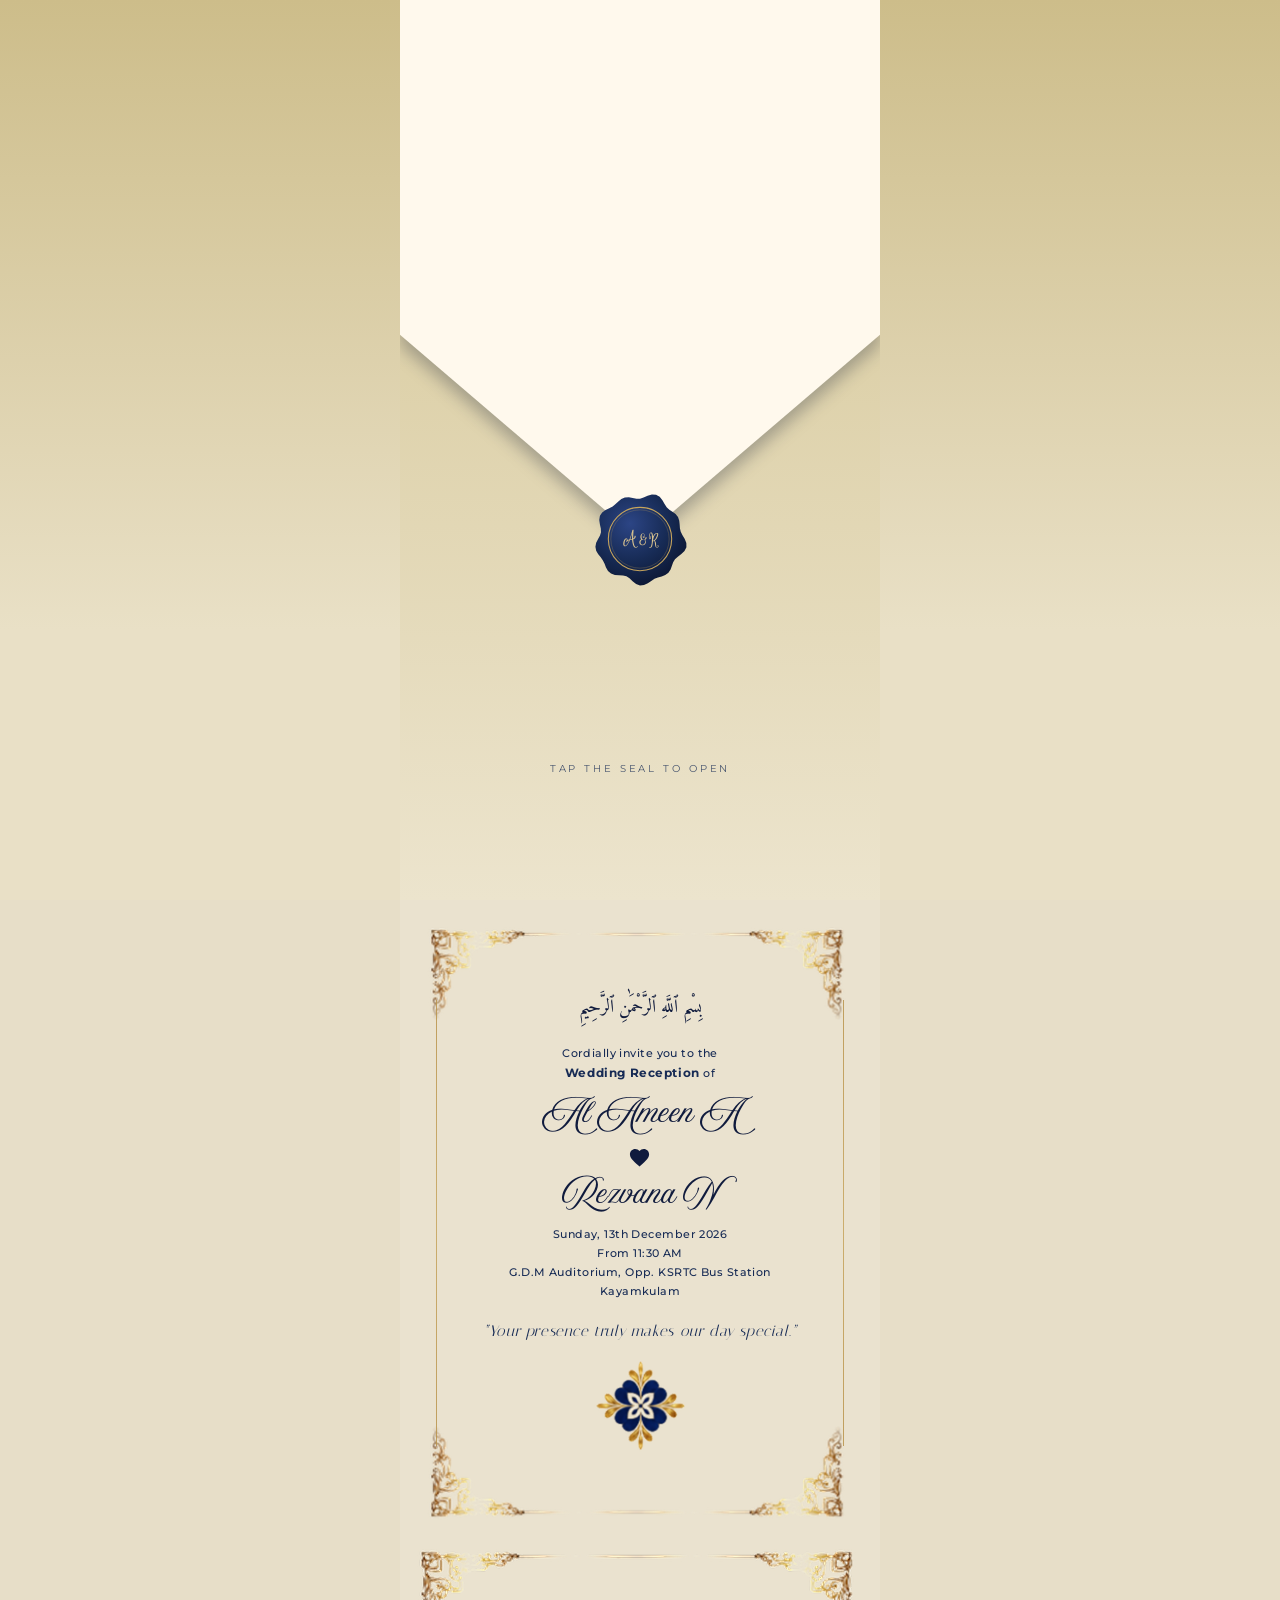
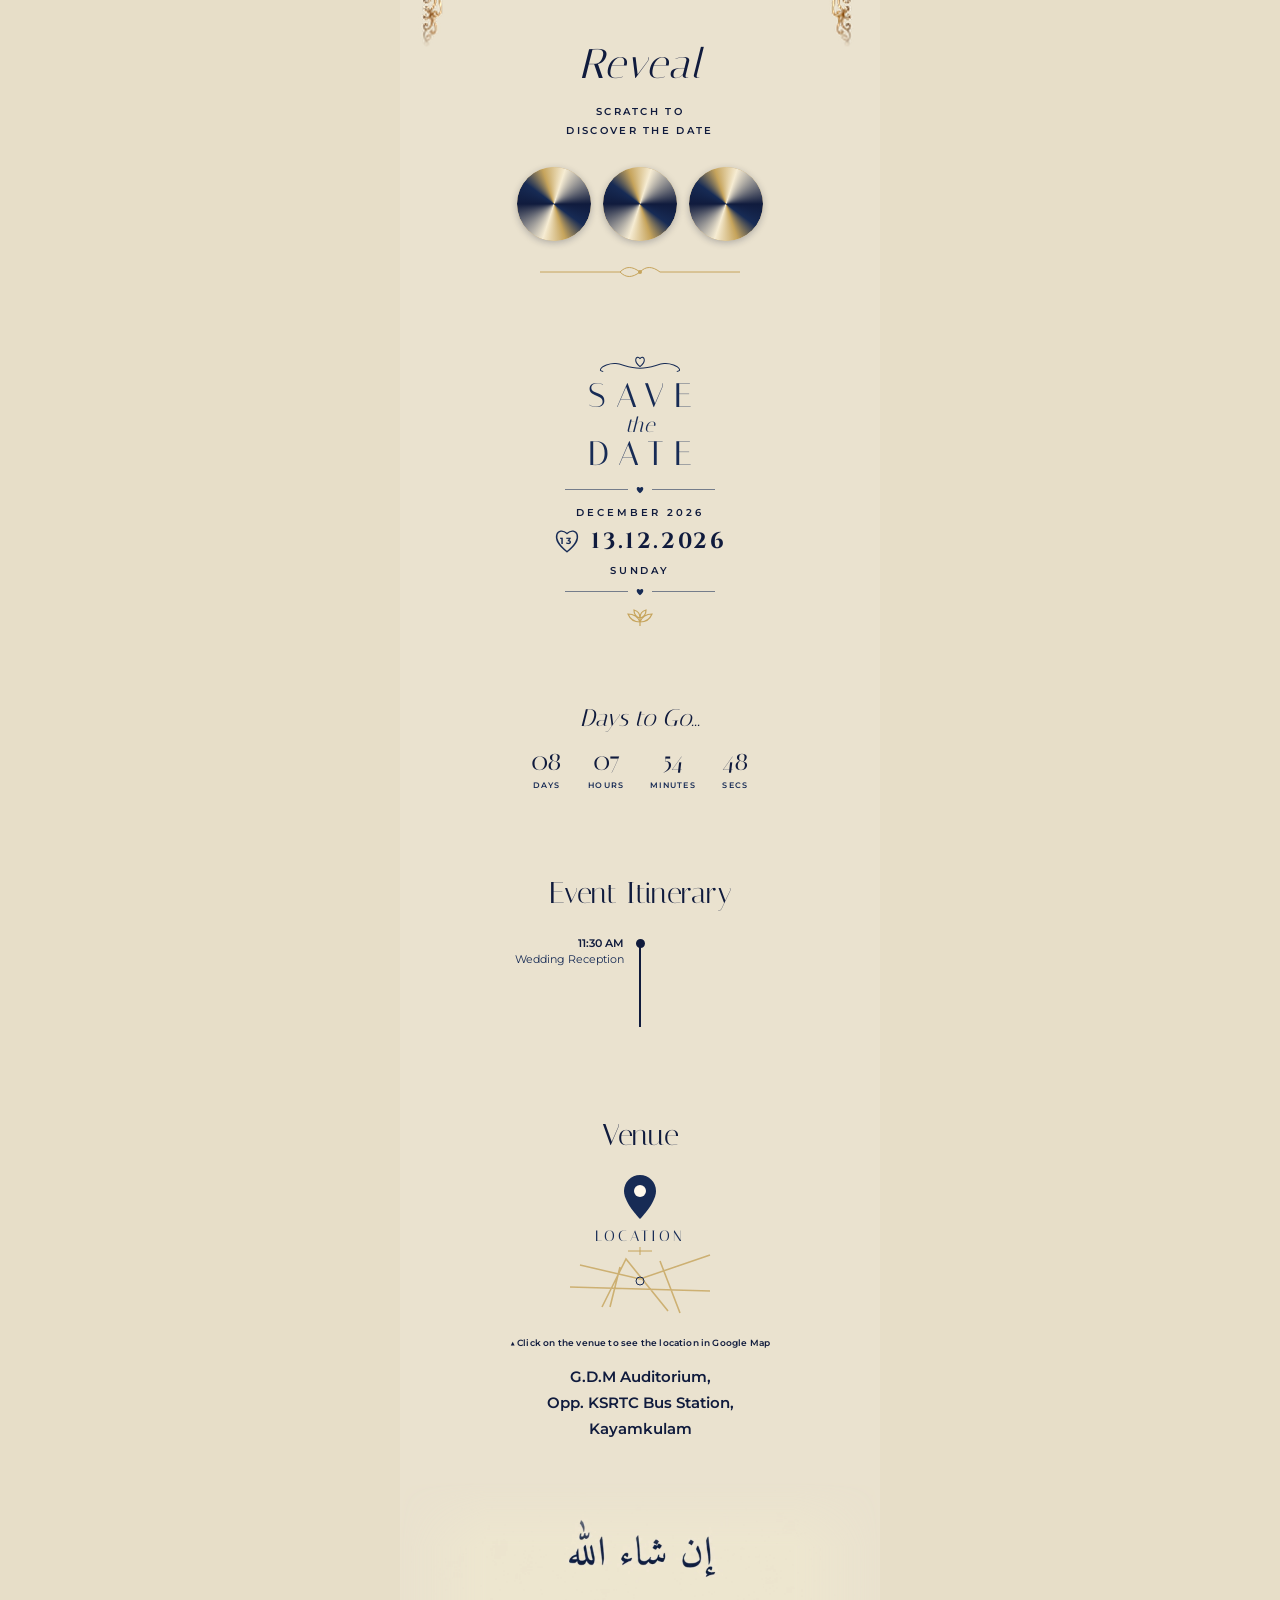
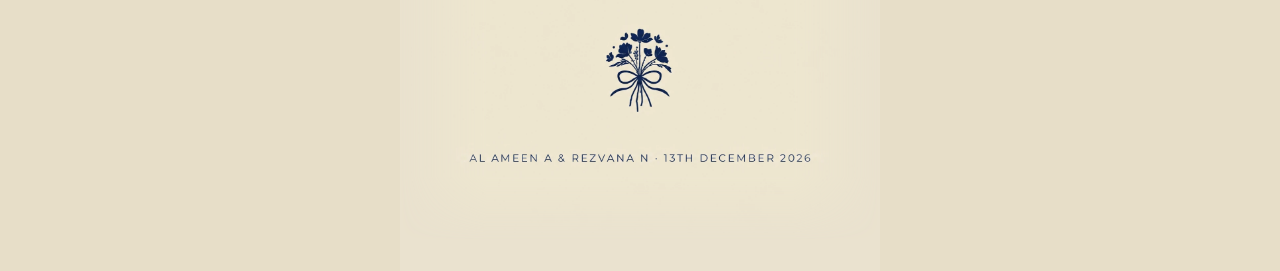
<file: index.html>
<!DOCTYPE html>
<html lang="en">
<head>
<meta charset="utf-8">
<meta name="viewport" content="width=device-width, initial-scale=1, viewport-fit=cover">
<title>Al Ameen A &amp; Rezvana N · Wedding Reception</title>

<!-- Open Graph / Facebook / WhatsApp -->
<meta property="og:type" content="website">
<meta property="og:url" content="https://al-ameen-rezvana.vercel.app/">
<meta property="og:site_name" content="Al Ameen &amp; Rezvana Wedding">
<meta property="og:title" content="Al Ameen A &amp; Rezvana N · Wedding Reception">
<meta property="og:description" content="Join us as we celebrate the Wedding Reception of Al Ameen A and Rezvana N on 13th December 2026 at G.D.M Auditorium, Kayamkulam.">
<meta property="og:image" content="https://al-ameen-rezvana.vercel.app/og.jpg">
<meta property="og:image:secure_url" content="https://al-ameen-rezvana.vercel.app/og.jpg">
<meta property="og:image:type" content="image/jpeg">
<meta property="og:image:width" content="1732">
<meta property="og:image:height" content="908">
<meta property="og:image:alt" content="Al Ameen A &amp; Rezvana N Wedding Reception">
<link rel="image_src" href="https://al-ameen-rezvana.vercel.app/og.jpg">

<!-- Twitter -->
<meta name="twitter:card" content="summary_large_image">
<meta name="twitter:url" content="https://al-ameen-rezvana.vercel.app/">
<meta name="twitter:title" content="Al Ameen A &amp; Rezvana N · Wedding Reception">
<meta name="twitter:description" content="Join us as we celebrate the Wedding Reception of Al Ameen A and Rezvana N on 13th December 2026 at G.D.M Auditorium, Kayamkulam.">
<meta name="twitter:image" content="https://al-ameen-rezvana.vercel.app/og.jpg">
<link rel="preconnect" href="https://fonts.googleapis.com">
<link rel="preconnect" href="https://fonts.gstatic.com" crossorigin>
<link href="https://fonts.googleapis.com/css2?family=Cinzel:wght@600;700&family=Italiana&family=Parisienne&family=Montserrat:wght@400;500;600;700&family=Amiri:wght@400;700&display=swap" rel="stylesheet">
<link rel="stylesheet" href="style.css">
</head>
<body class="lock">

<!-- BACKGROUND AUDIO -->
<audio id="bgAudio" autoplay loop>
  <source src="assets/invitation.mp3" type="audio/mp3">
  Your browser does not support the audio element.
</audio>

<!-- ENVELOPE -->
<div id="env"><div class="in">
  <div class="flapwrap"><div class="flap"></div></div>
  <button class="seal" id="seal" aria-label="Open the invitation">
    <svg viewBox="0 0 120 120"><defs><radialGradient id="wx" cx="38%" cy="32%" r="75%"><stop offset="0" stop-color="#2C4585"/><stop offset=".55" stop-color="#172B55"/><stop offset="1" stop-color="#0B1530"/></radialGradient></defs>
    <path id="wp" fill="url(#wx)" d=""/><circle cx="60" cy="60" r="38" fill="none" stroke="#C6A45C" stroke-width="1.3"/><circle cx="60" cy="60" r="35" fill="none" stroke="#C6A45C" stroke-opacity=".5" stroke-width=".6"/>
    <text x="60" y="68" text-anchor="middle" font-family="Angelina, serif" font-size="15" fill="#DCC58F" dominant-baseline="middle"><tspan>A</tspan><tspan dx="3">&amp;</tspan><tspan dx="3" font-size="13">R</tspan></text></svg>
  </button>
  <div class="hint">TAP THE SEAL TO OPEN</div>
</div></div>

<main class="page" id="pg">

<!-- 1 COVER -->
<section class="cover" aria-label="Invitation">
  <!-- <div class="cover-verse" style="top:19%">
    <div class="cv-ar">وَخَلَقْنَاكُمْ أَزْوَاجًا</div>
    <div class="cv-en">“And We created you in pairs”</div>
  </div> -->
  <!-- <div class="cover-invite" style="top:25.5%">TOGETHER WITH THEIR FAMILIES</div> -->
  <div class="names" style="top:31.5%">Al Ameen A</div>
  <div class="heart" style="top:38%"><i></i><svg viewBox="0 0 24 22"><path d="M12 20.5C-5 8 4-2 12 5c8-7 17 3 0 15.5z" fill="none" stroke="currentColor" stroke-width="1.8"/></svg><i></i></div>
  <div class="names" style="top:44.5%">Rezvana N</div>
  <div class="cover-floral" style="top:51.5%">
    <svg viewBox="0 0 260 40" class="floral-svg" aria-hidden="true">
      <defs>
        <linearGradient id="flr-line-l" x1="0%" y1="0%" x2="100%" y2="0%">
          <stop offset="0%" stop-color="#C6A45C" stop-opacity="0"/>
          <stop offset="50%" stop-color="#C6A45C" stop-opacity="0.8"/>
          <stop offset="100%" stop-color="#B8924A"/>
        </linearGradient>
        <linearGradient id="flr-line-r" x1="0%" y1="0%" x2="100%" y2="0%">
          <stop offset="0%" stop-color="#B8924A"/>
          <stop offset="50%" stop-color="#C6A45C" stop-opacity="0.8"/>
          <stop offset="100%" stop-color="#C6A45C" stop-opacity="0"/>
        </linearGradient>
        <linearGradient id="flr-gold" x1="0%" y1="0%" x2="100%" y2="100%">
          <stop offset="0%" stop-color="#DFC896"/>
          <stop offset="45%" stop-color="#C6A45C"/>
          <stop offset="100%" stop-color="#9C7F3E"/>
        </linearGradient>
      </defs>
      <line x1="15" y1="20" x2="96" y2="20" stroke="url(#flr-line-l)" stroke-width="0.9" stroke-linecap="round"/>
      <line x1="164" y1="20" x2="245" y2="20" stroke="url(#flr-line-r)" stroke-width="0.9" stroke-linecap="round"/>
      <path d="M 96 20 C 101 20, 104 18, 106 15 C 107 13.5, 106 12, 103.5 13" fill="none" stroke="#C6A45C" stroke-width="0.9" stroke-linecap="round"/>
      <circle cx="100" cy="24" r="1.4" fill="#C6A45C"/>
      <path d="M 164 20 C 159 20, 156 18, 154 15 C 153 13.5, 154 12, 156.5 13" fill="none" stroke="#C6A45C" stroke-width="0.9" stroke-linecap="round"/>
      <circle cx="160" cy="24" r="1.4" fill="#C6A45C"/>
      <path d="M 130 5 C 132.5 11, 133 18, 130 26 C 127 18, 127.5 11, 130 5 Z" fill="url(#flr-gold)"/>
      <line x1="130" y1="6" x2="130" y2="25" stroke="#9C7F3E" stroke-width="0.4" opacity="0.6"/>
      <path d="M 112 14.5 C 117 14, 124 17.5, 130 26 C 123.5 24, 116.5 21, 112 14.5 Z" fill="url(#flr-gold)"/>
      <path d="M 113 15 Q 121.5 20 130 26" fill="none" stroke="#9C7F3E" stroke-width="0.4" opacity="0.6"/>
      <path d="M 148 14.5 C 143 14, 136 17.5, 130 26 C 136.5 24, 143.5 21, 148 14.5 Z" fill="url(#flr-gold)"/>
      <path d="M 147 15 Q 138.5 20 130 26" fill="none" stroke="#9C7F3E" stroke-width="0.4" opacity="0.6"/>
      <path d="M 130 28.5 L 131.6 31 L 130 33.5 L 128.4 31 Z" fill="url(#flr-gold)"/>
    </svg>
  </div>
  <div class="cover-event" style="top:58.5%">
    <!-- <div class="ce-title">Wedding Reception</div> -->
    <!-- <div class="ce-date">13 Dec '26</div> -->
  </div>
  <!-- <div class="cover-venue" style="top:66.8%">G.D.M AUDITORIUM<br>KAYAMKULAM</div> -->
  <div class="scroll" style="top:77%"><div class="mouse"></div>SCROLL</div>
</section>

<!-- 2 FAMILY -->
<section style="padding:30px 0 10px">
<div class="fam rv">
  <svg width="0" height="0" style="position:absolute"><defs><linearGradient id="gg" x1="0" y1="0" x2="1" y2="1"><stop offset="0" stop-color="#DCC58F"/><stop offset=".5" stop-color="#C6A45C"/><stop offset="1" stop-color="#9C7F3E"/></linearGradient>
  <symbol id="corner" viewBox="0 0 74 74"><g fill="none" stroke="url(#gg)" stroke-width="1.3" stroke-linecap="round"><path d="M4 4H70M4 4V70M9 9H48M9 9V48"/><path d="M12 12c14 0 22 6 22 18-9-2-14 2-14 10-8-2-12 4-12 14"/><path d="M12 12c0 14 6 22 18 22-2-9 2-14 10-14-2-8 4-12 14-12"/><path d="M22 22c6 0 8 4 6 8M30 14c4 2 6 6 4 10M14 30c2 4 6 6 10 4"/></g><circle cx="12" cy="12" r="3" fill="url(#gg)"/></symbol></defs></svg>
  <img class="orn-t" src="assets/ornament-top.png" alt="" aria-hidden="true"><img class="orn-b" src="assets/ornament-top.png" alt="" aria-hidden="true"><i class="sl l"></i><i class="sl r"></i>
  <div class="ar">بِسْمِ ٱللَّهِ ٱلرَّحْمَٰنِ ٱلرَّحِيمِ</div>
  <div class="sp"></div>
  <div class="cap">Cordially invite you to the<br><span class="hl">Wedding Reception</span> of</div>
  <span class="nm">Al Ameen A</span>
  <div class="heart"><svg viewBox="0 0 24 24"><path d="M12 21.35l-1.45-1.32C5.4 15.36 2 12.28 2 8.5 2 5.42 4.42 3 7.5 3c1.74 0 3.41.81 4.5 2.09C13.09 3.81 14.76 3 16.5 3 19.58 3 22 5.42 22 8.5c0 3.78-3.4 6.86-8.55 11.54z" fill="var(--navy)"/></svg></div>
  <span class="nm">Rezvana N</span>
  <div class="cap">Sunday, 13th December 2026<br>From 11:30 AM<br>G.D.M Auditorium, Opp. KSRTC Bus Station<br>Kayamkulam</div>
  <div class="fam-quote">“Your presence truly makes our day special.”</div>
  <img class="med" src="assets/flower.png" alt="" aria-hidden="true">
</div>
</section>

<!-- 3 REVEAL -->
<section class="rev">
  <img class="otop" src="assets/ornament-top.png" alt="" aria-hidden="true">
  <div class="script rv">Reveal</div>
  <div class="cap rv d1">Scratch to<br>discover the date</div>
  <div class="discs rv d2" id="discs">
    <div class="disc" tabindex="0" role="button" aria-label="Scratch to reveal the day"><b>13th</b><canvas></canvas></div>
    <div class="disc" tabindex="0" role="button" aria-label="Scratch to reveal the month"><b>December</b><canvas></canvas></div>
    <div class="disc" tabindex="0" role="button" aria-label="Scratch to reveal the year"><b>2026</b><canvas></canvas></div>
  </div>
  <svg class="orn" viewBox="0 0 200 14"><g fill="none" stroke="#C6A45C" stroke-width="1"><path d="M0 7H80M120 7H200"/><path d="M80 7c6-6 12-6 20 0-8 6-14 6-20 0zM100 7c6-6 12-6 20 0"/></g><circle cx="100" cy="7" r="2" fill="#C6A45C"/></svg>
</section>

<!-- 4 SAVE THE DATE -->
<section class="std">
  <svg class="h rv" viewBox="0 0 120 40"><g fill="none" stroke="#172B55" stroke-width="1.3"><path d="M60 22c-9-7-5-15 0-10 5-5 9 3 0 10z"/><path d="M60 24C40 24 34 14 18 20c-8 3-10 8-4 8M60 24c20 0 26-10 42-4 8 3 10 8 4 8"/></g></svg>
  <div class="big rv d1">SAVE</div><div class="the rv d1">the</div><div class="big rv d1">DATE</div>
  <div class="ln rv d2"><svg width="8" height="8" viewBox="0 0 24 22"><path d="M12 21C-6 8 5-3 12 5c7-8 18 3 0 16z" fill="#172B55"/></svg></div>
  <div class="mo rv d2">DECEMBER 2026</div>
  <div class="dt rv d3"><svg viewBox="0 0 26 24"><path d="M13 22C-4 9 5-2 13 5c8-7 17 4 0 17z" fill="none" stroke="#172B55" stroke-width="1.3"/><text x="13" y="14.5" text-anchor="middle" font-size="8.5" font-family="Montserrat,sans-serif" font-weight="700" fill="#172B55">13</text></svg>13.12.2026</div>
  <div class="mo rv d3">SUNDAY</div>
  <div class="ln rv d4"><svg width="8" height="8" viewBox="0 0 24 22"><path d="M12 21C-6 8 5-3 12 5c7-8 18 3 0 16z" fill="#172B55"/></svg></div>
  <svg class="rv d4" width="60" height="20" viewBox="0 0 60 20" fill="none" stroke="#C6A45C" stroke-width="1.2"><path d="M30 18V8M30 14c-6 0-10-3-12-8 6 0 10 3 12 8zM30 14c6 0 10-3 12-8-6 0-10 3-12 8zM30 10c-4-1-6-4-6-8 4 1 6 4 6 8zM30 10c4-1 6-4 6-8-4 1-6 4-6 8z"/></svg>
</section>

<!-- 5 COUNTDOWN -->
<section class="cd">
  <h2 class="rv">Days to Go...</h2>
  <div class="cdr rv d1"><div><span id="cd">00</span><small>DAYS</small></div><div><span id="ch">00</span><small>HOURS</small></div><div><span id="cm">00</span><small>MINUTES</small></div><div><span id="cs">00</span><small>SECS</small></div></div>
</section>

<!-- 6 ITINERARY -->
<section class="it">
  <h2 class="rv">Event Itinerary</h2>
  <div class="tl2 rv d1"><span class="dot"></span><div class="t"><b>11:30 AM</b><span>Wedding Reception</span></div></div>
</section>

<!-- 7 VENUE -->
<section class="ven">
  <h2 class="rv">Venue</h2>
  <a class="loc rv d1" href="https://share.google/RQ0VmLFPa8TZISsYa" target="_blank" rel="noopener" aria-label="Open G.D.M Auditorium, Kayamkulam in Google Maps">
    <svg viewBox="0 0 180 150"><path d="M90 6c-9 0-16 7-16 16 0 12 16 28 16 28s16-16 16-28c0-9-7-16-16-16z" fill="#172B55"/><circle cx="90" cy="22" r="6" fill="#FFF9ED"/>
    <text x="90" y="72" text-anchor="middle" font-family="Italiana,serif" font-size="15" letter-spacing="3" fill="#172B55">LOCATION</text>
    <path d="M78 82h24M90 78v8" stroke="#C6A45C" stroke-width="1"/>
    <g stroke="#C6A45C" stroke-opacity=".8" stroke-width="1.6" fill="none"><path d="M30 96l60 14 70-24M52 138l24-48 42 52M20 118l140 4M110 92l20 52M70 98l-10 40"/></g><circle cx="90" cy="112" r="4" fill="none" stroke="#172B55"/></svg>
  </a>
  <div class="vn rv d2"><a href="https://share.google/RQ0VmLFPa8TZISsYa" target="_blank" rel="noopener">▲ Click on the venue to see the location in Google Map</a><p>G.D.M Auditorium,<br>Opp. KSRTC Bus Station,<br>Kayamkulam</p></div>
</section>

<!-- 8 CLOSING -->
<section class="fin">
  <img class="rv" alt="In shaa Allah — Al Ameen A &amp; Rezvana N · 13th December 2026" src="assets/footer.webp">
</section>

</main>

<script src="script.js"></script>
</body>
</html>
</file>
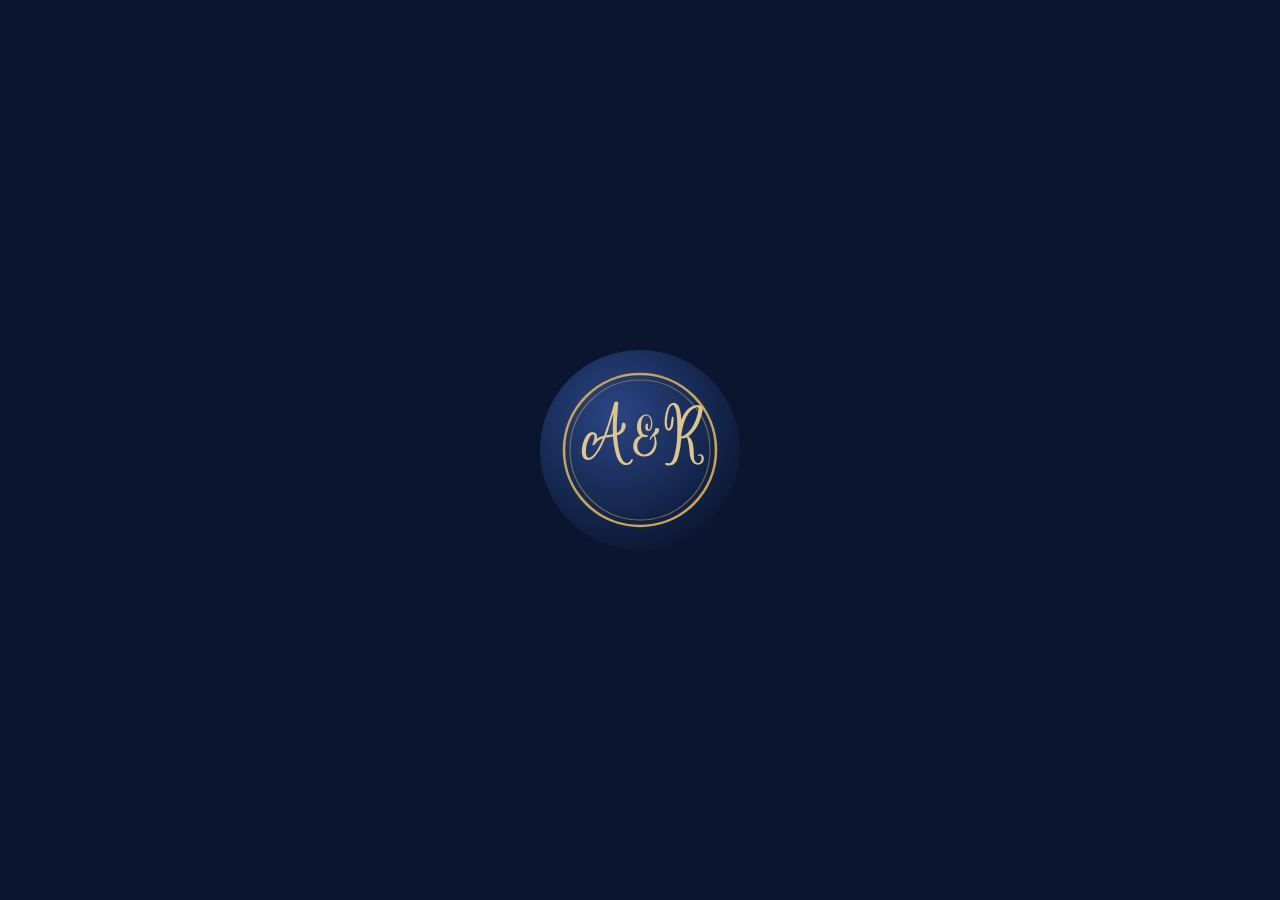
<file: test_seal.html>
<!DOCTYPE html>
<html>
<head>
<style>
@font-face {
  font-family: 'Angelina';
  src: url('assets/angelina.regular.ttf') format('truetype');
}
body { background: #0B1530; margin: 0; display: flex; justify-content: center; align-items: center; height: 100vh; }
svg { width: 240px; height: 240px; }
</style>
</head>
<body>
<svg viewBox="0 0 120 120">
  <defs>
    <radialGradient id="wx" cx="38%" cy="32%" r="75%">
      <stop offset="0" stop-color="#2C4585"/>
      <stop offset=".55" stop-color="#172B55"/>
      <stop offset="1" stop-color="#0B1530"/>
    </radialGradient>
  </defs>
  <circle cx="60" cy="60" r="50" fill="url(#wx)"/>
  <circle cx="60" cy="60" r="38" fill="none" stroke="#C6A45C" stroke-width="1.3"/>
  <circle cx="60" cy="60" r="35" fill="none" stroke="#C6A45C" stroke-opacity=".5" stroke-width=".6"/>
  <text id="t1" x="60" y="68" text-anchor="middle" font-family="'Angelina', cursive, serif" font-size="22" fill="#DCC58F"><tspan>A</tspan><tspan dx="2">&amp;</tspan><tspan dx="2">R</tspan></text>
</svg>
<script>
window.onload = () => {
  const t = document.getElementById('t1');
  const bb = t.getBBox();
  console.log('SVG BBox:', JSON.stringify(bb));
};
</script>
</body>
</html>
</file>
<file: style.css>
:root {
    --navy: #101B3D;
    --royal: #172B55;
    --mid: #0B1530;
    --gold: #C6A45C;
    --champ: #DCC58F;
    --ivory: #FFF9ED;
    --paper: #EAE2CF;
    --backdrop: #E7DEC8;
    box-sizing: border-box;
    padding-top: env(safe-area-inset-top, 0px);
    padding-bottom: env(safe-area-inset-bottom, 0px)
}

@media (prefers-color-scheme:dark) {
    :root:not([data-theme="light"]) {
        --backdrop: #0B1530
    }
}

:root[data-theme="dark"] {
    --backdrop: #0B1530
}

html {
    scroll-padding-top: env(safe-area-inset-top, 0px);
    scroll-behavior: smooth
}

* {
    box-sizing: border-box;
    margin: 0
}

body {
    background: var(--backdrop);
    font-family: Montserrat, sans-serif;
    color: var(--navy);
    overflow-x: hidden
}

body.lock {
    overflow: hidden;
    height: 100%
}

.page {
    max-width: 480px;
    margin: 0 auto;
    background: var(--paper);
    position: relative;
    overflow: hidden
}

.cap {
    font-size: .62rem;
    letter-spacing: .2em;
    text-transform: uppercase;
    line-height: 2;
    font-weight: 500
}

h2 {
    font-family: Italiana, serif;
    font-weight: 400;
    font-size: 1.9rem;
    color: var(--navy);
    text-align: center
}

.rv {
    opacity: 0;
    transform: translateY(28px);
    transition: opacity 1s ease, transform 1s ease
}

.rv.in {
    opacity: 1;
    transform: none
}

.d1 {
    transition-delay: .15s
}

.d2 {
    transition-delay: .3s
}

.d3 {
    transition-delay: .45s
}

.d4 {
    transition-delay: .6s
}

/* ENVELOPE */
#env {
    position: fixed;
    inset: 0;
    z-index: 50;
    background: linear-gradient(#cdbd8a, #e9e0c6 70%);
    display: flex;
    justify-content: center;
    transition: transform 1.2s cubic-bezier(.7, 0, .3, 1) .9s, opacity .8s ease 1.3s
}

#env.open {
    transform: translateY(105%);
    opacity: 0;
    pointer-events: none
}

#env .in {
    position: relative;
    width: 100%;
    max-width: 480px;
    height: 100%;
    overflow: hidden;
    background: linear-gradient(#d4c593, #ece4cd)
}

.flap {
    position: absolute;
    left: 0;
    right: 0;
    top: 0;
    height: 60%;
    background: var(--ivory);
    clip-path: polygon(0 0, 100% 0, 100% 62%, 50% 100%, 0 62%);
    filter: drop-shadow(0 8px 10px rgba(11, 21, 48, .25));
    transform-origin: top;
    transition: transform 1s ease
}

.flapwrap {
    position: absolute;
    inset: 0;
    filter: drop-shadow(0 10px 8px rgba(11, 21, 48, .28))
}

#env.open .flap {
    transform: rotateX(180deg)
}

.seal {
    position: absolute;
    left: 50%;
    top: 60%;
    width: 112px;
    height: 112px;
    margin: -56px 0 0 -56px;
    cursor: pointer;
    border: 0;
    background: none;
    z-index: 3;
    animation: pulse 2.2s ease-in-out infinite;
    transition: opacity .5s, transform .6s
}

#env.open .seal {
    opacity: 0;
    transform: scale(.7);
    animation: none
}

@keyframes pulse {
    50% {
        transform: scale(1.07)
    }
}

.hint {
    position: absolute;
    bottom: 14%;
    left: 0;
    right: 0;
    text-align: center;
    color: var(--royal);
    opacity: .75;
    font-size: .6rem;
    letter-spacing: .3em
}

/* COVER */
.cover {
    position: relative;
    width: 100%;
    aspect-ratio: 852/1574;
    container-type: inline-size;
    background: var(--paper) url(assets/cover.png) center/100% 100% no-repeat;
    text-align: center;
    color: var(--navy)
}

.cover>* {
    position: absolute;
    left: 0;
    right: 0;
    transform: translateY(calc(-50% + 16px));
    opacity: 0;
    transition: opacity 1.1s ease, transform 1.1s ease
}

.show .cover>* {
    opacity: 1;
    transform: translateY(-50%)
}

.cover .cap {
    color: var(--navy);
    font-size: 2.4cqw;
    letter-spacing: .27em;
    line-height: 1.55;
    font-weight: 400;
    text-indent: .27em
}

.names {
    font-family: 'Amoresa', 'Parisienne', Italiana, serif;
    font-size: 8.6cqw;
    font-weight: 400;
    letter-spacing: 0;
    color: var(--navy);
    line-height: 1;
    white-space: nowrap
}

.cover-floral {
    display: flex;
    justify-content: center;
    align-items: center;
    pointer-events: none
}

.floral-svg {
    width: 46cqw;
    max-width: 210px;
    height: auto
}

.cover-verse {
    display: flex;
    flex-direction: column;
    align-items: center;
    gap: .3cqw;
    text-align: center
}

.cv-ar {
    font-family: Amiri, serif;
    font-size: 3.8cqw;
    color: var(--navy);
    letter-spacing: .06em;
    line-height: 1.3
}

.cv-en {
    font-family: Italiana, serif;
    font-style: italic;
    font-size: 2.1cqw;
    letter-spacing: .18em;
    text-indent: .18em;
    color: #9C7F3E;
    line-height: 1.3
}

.cover-invite {
    font-size: 2.1cqw;
    letter-spacing: .32em;
    text-indent: .32em;
    text-transform: uppercase;
    color: var(--navy);
    font-weight: 500;
    opacity: .85
}

.cover-event {
    display: flex;
    flex-direction: column;
    align-items: center;
    gap: 1.1cqw
}

.ce-title {
    font-family: 'Cinzel', Montserrat, serif;
    font-size: 4.7cqw;
    font-weight: 700;
    letter-spacing: .2em;
    text-indent: .2em;
    text-transform: uppercase;
    color: var(--navy);
    line-height: 1.15
}

.ce-date {
    font-family: Montserrat, sans-serif;
    font-size: 4cqw;
    font-weight: 600;
    letter-spacing: .12em;
    text-indent: .12em;
    text-transform: uppercase;
    color: var(--navy);
    line-height: 1.4
}

.cover-venue {
    font-size: 3.4cqw;
    letter-spacing: .28em;
    text-indent: .28em;
    text-transform: uppercase;
    color: var(--royal);
    font-weight: 600;
    opacity: .9;
    line-height: 1.7;
}

.heart {
    display: flex;
    align-items: center;
    gap: 1.2cqw;
    justify-content: center;
    color: var(--navy)
}

.heart i {
    width: 2.4cqw;
    height: 2px;
    background: var(--navy)
}

.heart svg {
    width: 6cqw;
    height: auto
}

.scroll {
    display: flex;
    flex-direction: column;
    align-items: center;
    gap: 1.2cqw;
    font-size: 2.2cqw;
    letter-spacing: .3em;
    font-weight: 600;
    color: var(--navy);
    text-indent: .3em
}

.mouse {
    width: 6.2cqw;
    height: 10.4cqw;
    border: 2px solid var(--navy);
    border-radius: 4cqw;
    position: relative
}

.mouse:after {
    content: "";
    position: absolute;
    left: 50%;
    top: 38%;
    width: 1.2cqw;
    height: 1.2cqw;
    margin-left: -.6cqw;
    background: #8b8f9c;
    border-radius: 50%;
    animation: wheel 1.8s ease-in-out infinite
}

@keyframes wheel {

    0%,
    100% {
        transform: translateY(-1.2cqw)
    }

    50% {
        transform: translateY(1.6cqw)
    }
}

.show .cover>:nth-child(1) {
    transition-delay: .3s
}

.show .cover>:nth-child(2) {
    transition-delay: .55s
}

.show .cover>:nth-child(3) {
    transition-delay: .8s
}

.show .cover>:nth-child(4) {
    transition-delay: 1.05s
}

.show .cover>:nth-child(5) {
    transition-delay: 1.3s
}

.show .cover>:nth-child(6) {
    transition-delay: 1.55s
}

.show .cover>:nth-child(7) {
    transition-delay: 1.8s
}

.show .cover>:nth-child(8) {
    transition-delay: 2.0s
}

.show .cover>:nth-child(9) {
    transition-delay: 2.2s
}

/* ANGELINA */
@font-face {
    font-family: 'Angelina';
    src: url('assets/angelina.regular.ttf') format('truetype');
    font-display: swap
}

/* AMORESA */
@font-face {
    font-family: 'Amoresa';
    src: url('assets/Amoresa%20Regular.otf') format('opentype');
    font-display: swap
}

/* FAMILY PAGE */
@font-face {
    font-family: 'Gimna';
    src: local('Gimna'), local('Gimna Regular'), url('assets/Gimna.ttf') format('truetype'), url('assets/gimna.ttf') format('truetype'), url('assets/Gimna.woff2') format('woff2'), url('assets/Gimna.otf') format('opentype');
    font-display: swap
}

.fam {
    position: relative;
    container-type: inline-size;
    margin: 0 14px;
    padding: 76px 34px 76px;
    text-align: center;
    background: var(--paper)
}

.fam .orn-t,
.fam .orn-b {
    position: absolute;
    left: 10px;
    right: 10px;
    width: calc(100% - 20px);
    height: auto;
    pointer-events: none;
    user-select: none
}

.fam .orn-t {
    top: 10px
}

.fam .orn-b {
    bottom: 10px;
    transform: scaleY(-1)
}

.fam .sl {
    position: absolute;
    top: calc(10px + (100cqw - 20px)*.2184 - 6px);
    bottom: calc(10px + (100cqw - 20px)*.2184 - 6px);
    width: 1px;
    background: linear-gradient(#B8924A, #C6A45C 50%, #B8924A);
    opacity: .85
}

.fam .sl.l {
    left: calc(10px + (100cqw - 20px)*.032)
}

.fam .sl.r {
    right: calc(10px + (100cqw - 20px)*.032)
}

.fam>:not(img):not(.sl) {
    position: relative
}

.ar {
    font-family: Amiri, serif;
    font-size: 1.15rem;
    color: var(--navy);
    line-height: 1.6
}

.fam .cap {
    color: var(--royal);
    font-size: .68rem;
    margin: 10px 0;
    line-height: 1.75;
    letter-spacing: .04em;
    text-transform: none;
}

.fam .heart {
    margin: 14px auto;
}

.fam .heart + .nm {
    margin-top: 14px;
}

.fam .hl {
    font-weight: 700;
    color: inherit;
    letter-spacing: .05em;
    font-size: .74rem;
    display: inline-block;
}

.fam .nm {
    font-family: 'Amoresa', 'Parisienne', Italiana, serif;
    font-weight: 400;
    font-size: 1.7rem;
    letter-spacing: 0;
    color: var(--navy);
    margin-top: 18px;
    margin-bottom: 12px;
    display: block;
    line-height: 1.1
}

.fam .sp {
    height: 12px
}

.gp {
    margin-top: 4px;
    font-size: .6rem;
    line-height: 1.65;
    letter-spacing: .04em;
    text-transform: none;
    color: var(--royal);
    opacity: .95
}

.gp b {
    font-weight: 600;
    color: var(--navy)
}

.gp span {
    color: var(--royal)
}

.med {
    display: block;
    width: 96px;
    height: auto;
    margin: 14px auto 0
}

.fam-quote {
    font-family: 'Italiana', serif;
    font-style: italic;
    font-size: 0.95rem;
    line-height: 1.6;
    letter-spacing: .04em;
    color: var(--royal);
    margin: 18px auto 4px;
    max-width: 320px;
}

.reg {
    margin-top: 26px;
    text-align: center
}

.reg-t {
    font-size: .5rem;
    letter-spacing: .16em;
    text-transform: uppercase;
    color: var(--royal);
    font-weight: 500;
    line-height: 1.4
}

.reg-n {
    font-family: 'Parisienne', Italiana, serif;
    font-size: 1.7rem;
    font-weight: 400;
    letter-spacing: 0;
    color: var(--navy);
    margin-top: 2px;
    line-height: 1.1
}

/* REVEAL / SAVE */
.rev {
    position: relative;
    padding: 100px 24px 34px;
    text-align: center
}

.rev .otop {
    position: absolute;
    top: 10px;
    left: 14px;
    width: calc(100% - 28px);
    height: auto;
    pointer-events: none;
    user-select: none
}

.script {
    font-family: Italiana, serif;
    font-style: italic;
    font-size: 2.6rem;
    color: var(--navy);
    transform: skewX(-8deg);
    display: inline-block;
    letter-spacing: .02em
}

.rev .cap {
    font-weight: 600;
    color: var(--navy);
    margin-top: 14px;
    font-size: .6rem;
    letter-spacing: .24em
}

.discs {
    display: flex;
    gap: 12px;
    justify-content: center;
    margin: 26px 0 6px
}

.disc {
    position: relative;
    width: 74px;
    height: 74px;
    border-radius: 50%;
    cursor: pointer;
    touch-action: none;
    outline: none
}

.disc b {
    position: absolute;
    inset: 0;
    display: flex;
    align-items: center;
    justify-content: center;
    border-radius: 50%;
    background: #F4EAD6;
    border: 1px solid rgba(198, 164, 92, .6);
    font: 500 .74rem Montserrat, sans-serif;
    color: var(--navy)
}

.disc canvas {
    position: absolute;
    inset: 0;
    width: 100%;
    height: 100%;
    border-radius: 50%;
    box-shadow: 0 2px 7px rgba(11, 21, 48, .25);
    transition: opacity .7s
}

.disc.done canvas {
    opacity: 0;
    pointer-events: none
}

.disc:focus-visible {
    box-shadow: 0 0 0 2px var(--gold)
}

.hrt {
    position: fixed;
    z-index: 60;
    pointer-events: none;
    font-size: 15px;
    line-height: 1;
    animation: fl 1.3s ease-out forwards
}

@keyframes fl {
    from {
        opacity: .95;
        transform: translate(-50%, -50%) scale(.6)
    }

    to {
        opacity: 0;
        transform: translate(calc(-50% + var(--dx)), -72px) scale(1.2)
    }
}

#conf {
    position: fixed;
    inset: 0;
    width: 100%;
    height: 100%;
    z-index: 70;
    pointer-events: none
}

.orn {
    width: 210px;
    height: 14px;
    margin: 24px auto 0;
    display: block
}

.std {
    padding: 36px 24px;
    text-align: center;
    color: var(--royal)
}

.std .h {
    width: 96px;
    margin: 0 auto -4px;
    display: block
}

.std .big {
    font-family: Italiana, serif;
    font-size: 2.1rem;
    letter-spacing: .3em;
    line-height: 1.15;
    text-indent: .3em;
    color: var(--royal)
}

.std .the {
    font-family: Italiana, serif;
    font-style: italic;
    font-size: 1.3rem;
    margin: -2px 0;
    color: var(--royal)
}

.ln {
    display: flex;
    align-items: center;
    justify-content: center;
    gap: 8px;
    margin: 12px auto;
    width: 150px
}

.ln:before,
.ln:after {
    content: "";
    flex: 1;
    height: 1px;
    background: var(--royal);
    opacity: .55
}

.std .mo {
    font-size: .62rem;
    font-weight: 600;
    letter-spacing: .3em;
    margin: 6px 0;
    color: var(--navy);
}

.dt {
    display: flex;
    align-items: center;
    justify-content: center;
    gap: 10px;
    font-family: 'Cinzel', Montserrat, serif;
    font-weight: 700;
    font-size: 1.38rem;
    letter-spacing: .12em;
    color: var(--navy);
    margin: 8px 0;
}

.dt svg {
    width: 28px;
    height: 26px;
}

/* COUNTDOWN */
.cd {
    padding: 36px 20px;
    text-align: center
}

.cd h2 {
    font-family: Italiana, serif;
    font-style: italic;
    font-size: 1.5rem;
    transform: skewX(-8deg)
}

.cdr {
    display: flex;
    gap: 26px;
    justify-content: center;
    margin-top: 16px
}

.cdr div {
    font-family: Italiana, serif;
    font-size: 1.7rem;
    line-height: 1;
    color: var(--navy)
}

.cdr small {
    display: block;
    font-family: Montserrat, sans-serif;
    font-size: .5rem;
    letter-spacing: .14em;
    font-weight: 600;
    margin-top: 6px;
    color: var(--royal)
}

/* ITINERARY */
.it {
    padding: 50px 24px
}

.tl2 {
    position: relative;
    width: 260px;
    margin: 26px auto 0;
    min-height: 90px
}

.tl2:before {
    content: "";
    position: absolute;
    left: 50%;
    top: 6px;
    bottom: 0;
    width: 2px;
    background: var(--navy);
    margin-left: -1px
}

.tl2 .dot {
    position: absolute;
    left: 50%;
    top: 2px;
    width: 9px;
    height: 9px;
    margin-left: -4.5px;
    background: var(--navy);
    border-radius: 50%
}

.tl2 .t {
    position: absolute;
    right: calc(50% + 16px);
    top: -2px;
    text-align: right;
    font-size: .68rem;
    line-height: 1.5
}

.tl2 .t b {
    display: block;
    font-weight: 600
}

.tl2 .t span {
    color: var(--royal)
}

/* VENUE */
.ven {
    padding: 40px 24px;
    text-align: center
}

.loc {
    display: block;
    margin: 16px auto 0;
    width: 180px;
    color: var(--navy);
    text-decoration: none
}

.vn {
    margin-top: 14px
}

.vn a {
    display: block;
    font-size: .55rem;
    font-weight: 600;
    color: var(--navy);
    text-decoration: none;
    letter-spacing: .02em
}

.vn p {
    font-size: .95rem;
    font-weight: 600;
    line-height: 1.7;
    margin-top: 16px;
    color: var(--navy)
}

/* RSVP */
.rs {
    padding: 34px 24px;
    text-align: center
}

.rs h2 {
    font-size: 1.4rem
}

.rs .q {
    font-size: .7rem;
    color: var(--royal);
    margin: 8px 0 16px
}

.btn {
    display: block;
    width: 100%;
    padding: 12px;
    margin-bottom: 10px;
    border-radius: 6px;
    border: 1.5px solid var(--navy);
    font: 500 .8rem Montserrat, sans-serif;
    cursor: pointer;
    transition: all .3s
}

.btn.y {
    background: var(--navy);
    color: var(--ivory)
}

.btn.n {
    background: transparent;
    color: var(--navy)
}

.btn:hover {
    background: var(--royal);
    color: var(--ivory)
}

.btn:focus-visible {
    outline: 2px solid var(--gold);
    outline-offset: 2px
}

#msg {
    font-size: .75rem;
    color: var(--royal);
    min-height: 1.4em;
    margin-top: 6px
}

/* FINAL */
.fin {
    padding: 0 0 calc(30px + env(safe-area-inset-bottom, 0px));
    text-align: center
}

.fin img {
    display: block;
    width: 100%;
    height: auto;
    -webkit-mask-image: linear-gradient(to right, transparent, #000 18%, #000 82%, transparent), linear-gradient(to bottom, transparent, #000 18%, #000 82%, transparent);
    -webkit-mask-composite: source-in;
    mask-image: linear-gradient(to right, transparent, #000 18%, #000 82%, transparent), linear-gradient(to bottom, transparent, #000 18%, #000 82%, transparent);
    mask-composite: intersect
}

@media (prefers-reduced-motion:reduce) {
    * {
        animation: none !important;
        transition-duration: .01s !important
    }
}
</file>
